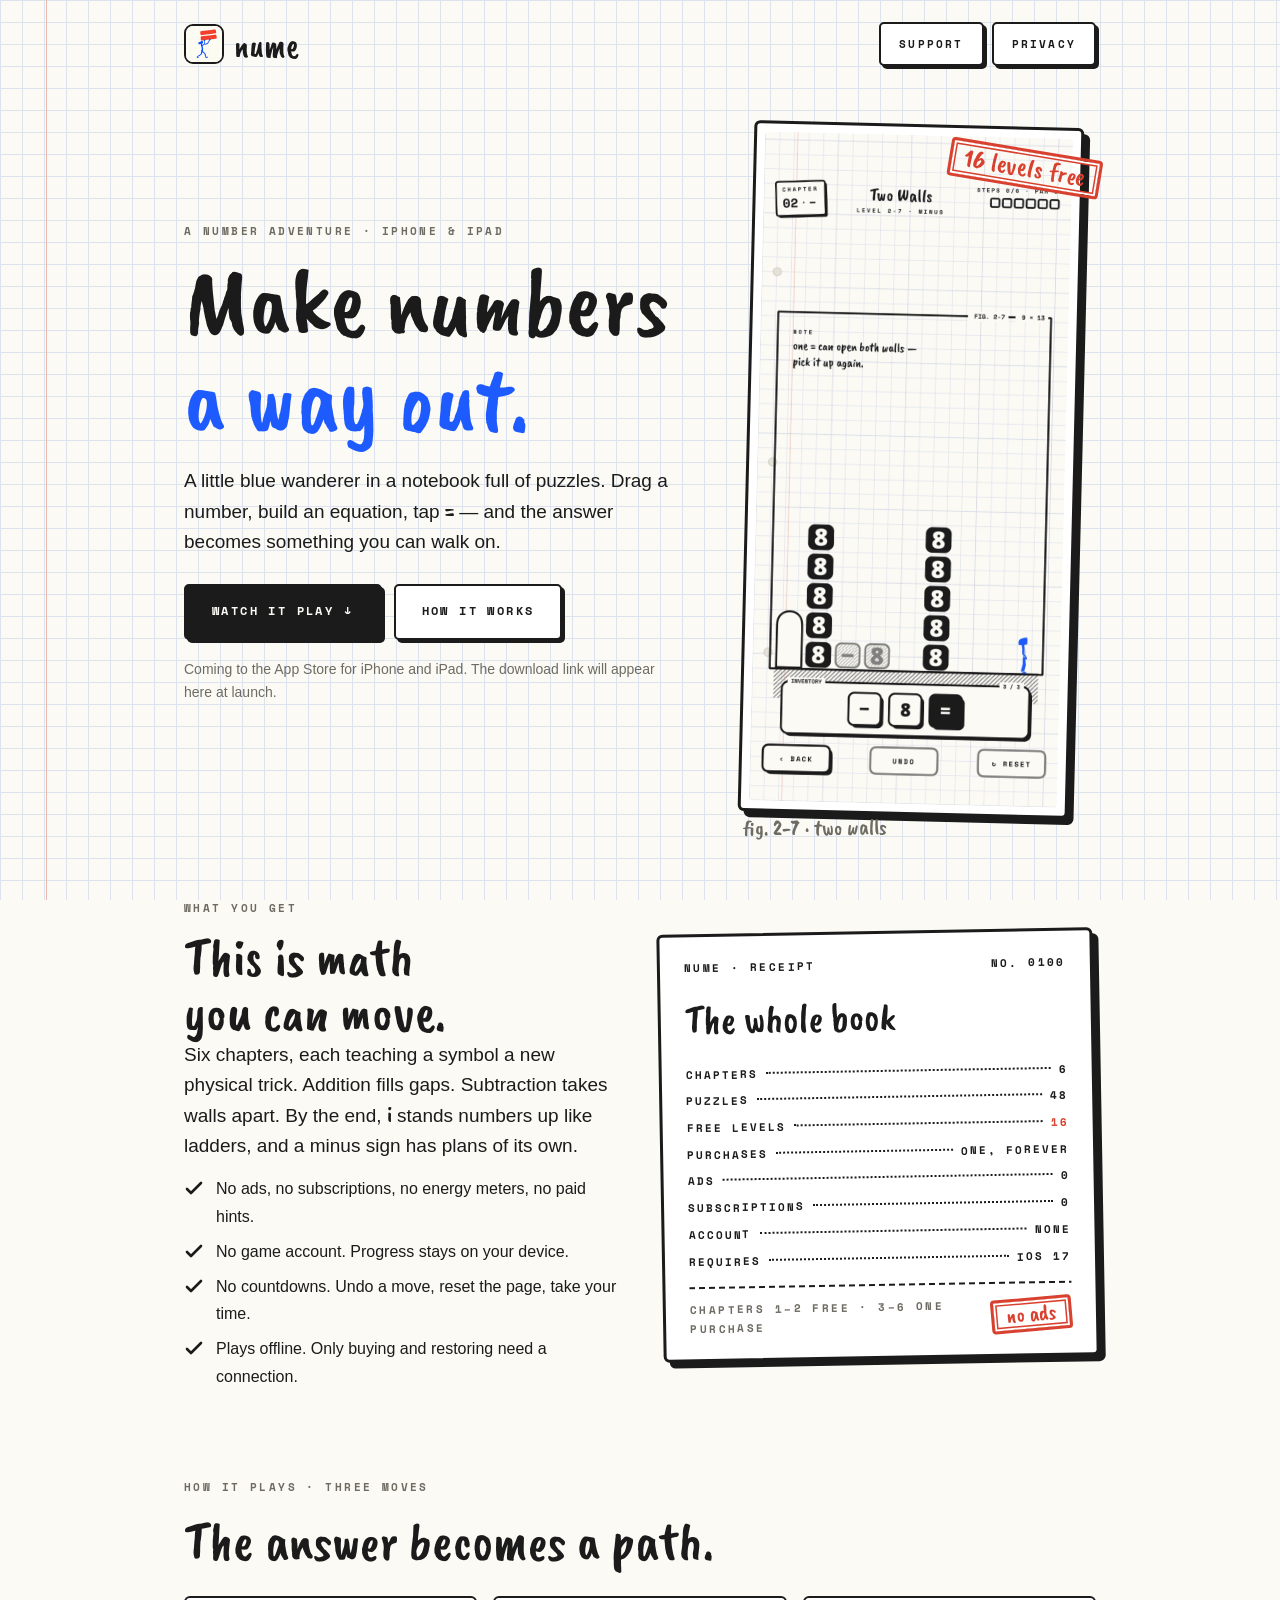
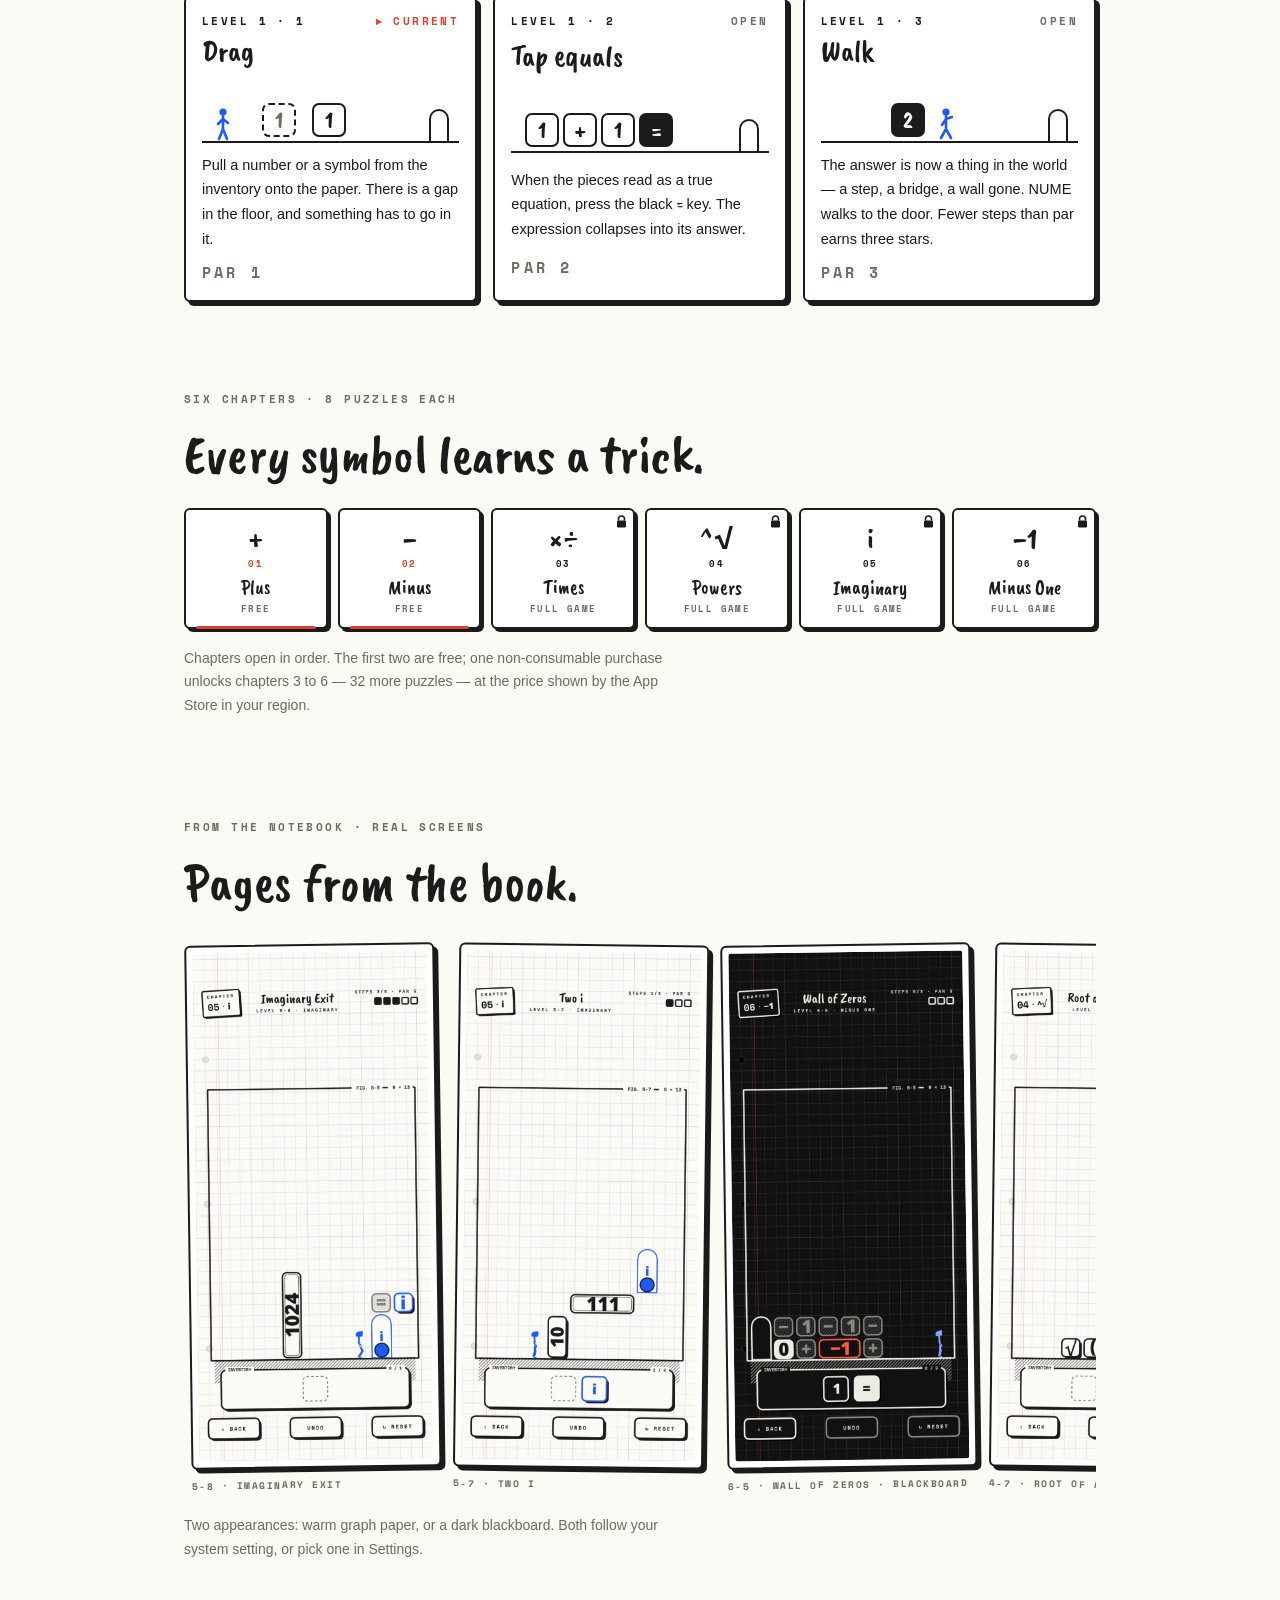
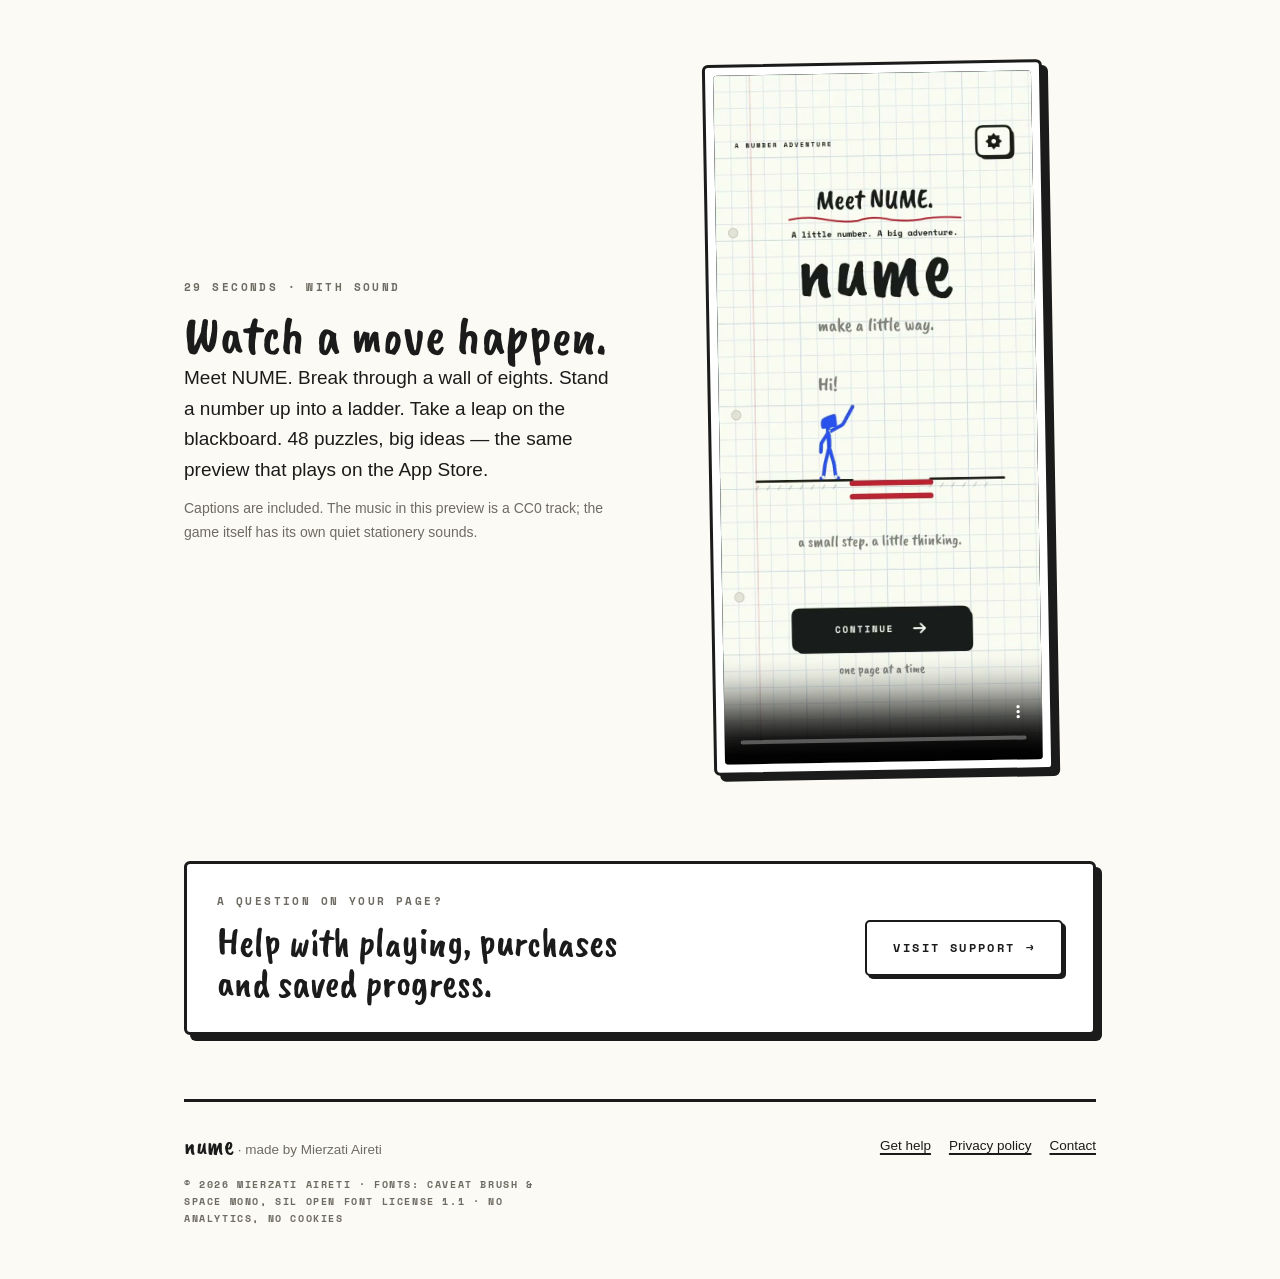
<file: index.html>
<!DOCTYPE html>
<html lang="en">
<head>
<meta charset="utf-8">
<meta name="viewport" content="width=device-width, initial-scale=1">
<title>NUME — Make a little way</title>
<meta name="description" content="NUME is a hand-drawn math puzzle adventure for iPhone and iPad. Move numbers, build an equation, tap equals, and the answer becomes a path. 48 puzzles, 16 free. No ads, no subscriptions.">
<link rel="canonical" href="https://aralem.dev/nume-site/">
<link rel="icon" href="assets/favicon.png" type="image/png">
<link rel="apple-touch-icon" href="assets/apple-touch-icon.png">
<meta property="og:type" content="website">
<meta property="og:title" content="NUME — Make a little way">
<meta property="og:description" content="A hand-drawn math puzzle adventure. Move numbers, build an equation, and the answer becomes a path. 48 puzzles, 16 free.">
<meta property="og:image" content="https://aralem.dev/nume-site/assets/og.jpg">
<meta property="og:url" content="https://aralem.dev/nume-site/">
<meta name="twitter:card" content="summary_large_image">
<meta name="theme-color" content="#FBFAF4" media="(prefers-color-scheme: light)">
<meta name="theme-color" content="#141414" media="(prefers-color-scheme: dark)">
<link rel="preload" href="assets/CaveatBrush-Regular.ttf" as="font" type="font/ttf" crossorigin>
<link rel="stylesheet" href="assets/site.css">
</head>
<body>
<a class="skip" href="#main">Skip to content</a>
<div class="wrap">

<header class="site-header">
  <a class="brand" href="./" aria-label="NUME home"><img src="assets/nume-icon-512.png" alt="" width="40" height="40"><span>nume</span></a>
  <nav aria-label="Main navigation">
    <a class="key" href="support/">Support</a>
    <a class="key" href="privacy/">Privacy</a>
  </nav>
</header>

<main id="main">

<section class="hero" aria-labelledby="hero-title">
  <div>
    <p class="eyebrow">A number adventure · iPhone &amp; iPad</p>
    <h1 id="hero-title">Make numbers<br><span>a way out.</span></h1>
    <p class="lede">A little blue wanderer in a notebook full of puzzles. Drag a number, build an equation, tap <span class="hand" style="font-size:1.25em">=</span> — and the answer becomes something you can walk on.</p>
    <div class="actions">
      <!-- Swap this key for the App Store badge once the app is live: https://apps.apple.com/app/id<APP_ID> -->
      <a class="key solid big" id="store-link" href="#watch">Watch it play <span aria-hidden="true">↓</span></a>
      <a class="key big" href="#how">How it works</a>
    </div>
    <p class="availability mute">Coming to the App Store for iPhone and iPad. The download link will appear here at launch.</p>
  </div>
  <div class="phone">
    <div class="paper"><img src="assets/shots/01-two-walls.jpg" alt="NUME level 2-7, Two Walls: two columns of eights block the way to the door; the inventory holds a minus, an eight and an equals sign." width="720" height="1564" fetchpriority="high"></div>
    <span class="stamp">16 levels free</span>
    <span class="note">fig. 2-7 · two walls</span>
  </div>
</section>

<section aria-labelledby="receipt-title">
  <div class="two">
    <div>
      <p class="eyebrow">What you get</p>
      <h2 id="receipt-title">This is math<br>you can move.</h2>
      <p class="lede">Six chapters, each teaching a symbol a new physical trick. Addition fills gaps. Subtraction takes walls apart. By the end, <span class="hand" style="font-size:1.2em">i</span> stands numbers up like ladders, and a minus sign has plans of its own.</p>
      <ul class="promise" aria-label="What NUME does not have">
        <li><svg viewBox="0 0 20 20" aria-hidden="true"><path d="M3 11l4 4 10-10" fill="none" stroke="currentColor" stroke-width="2.6" stroke-linecap="round" stroke-linejoin="round"/></svg><span>No ads, no subscriptions, no energy meters, no paid hints.</span></li>
        <li><svg viewBox="0 0 20 20" aria-hidden="true"><path d="M3 11l4 4 10-10" fill="none" stroke="currentColor" stroke-width="2.6" stroke-linecap="round" stroke-linejoin="round"/></svg><span>No game account. Progress stays on your device.</span></li>
        <li><svg viewBox="0 0 20 20" aria-hidden="true"><path d="M3 11l4 4 10-10" fill="none" stroke="currentColor" stroke-width="2.6" stroke-linecap="round" stroke-linejoin="round"/></svg><span>No countdowns. Undo a move, reset the page, take your time.</span></li>
        <li><svg viewBox="0 0 20 20" aria-hidden="true"><path d="M3 11l4 4 10-10" fill="none" stroke="currentColor" stroke-width="2.6" stroke-linecap="round" stroke-linejoin="round"/></svg><span>Plays offline. Only buying and restoring need a connection.</span></li>
      </ul>
    </div>
    <div class="paper receipt" role="group" aria-label="NUME at a glance">
      <div class="head"><span class="mono">nume · receipt</span><span class="mono">No. 0100</span></div>
      <div class="title">The whole book</div>
      <dl>
        <div class="row"><dt>chapters</dt><span class="dots"></span><dd>6</dd></div>
        <div class="row"><dt>puzzles</dt><span class="dots"></span><dd>48</dd></div>
        <div class="row red"><dt>free levels</dt><span class="dots"></span><dd>16</dd></div>
        <div class="row"><dt>purchases</dt><span class="dots"></span><dd>one, forever</dd></div>
        <div class="row"><dt>ads</dt><span class="dots"></span><dd>0</dd></div>
        <div class="row"><dt>subscriptions</dt><span class="dots"></span><dd>0</dd></div>
        <div class="row"><dt>account</dt><span class="dots"></span><dd>none</dd></div>
        <div class="row"><dt>requires</dt><span class="dots"></span><dd>iOS 17</dd></div>
      </dl>
      <div class="tear"></div>
      <div class="foot"><span class="mono mute">chapters 1–2 free · 3–6 one purchase</span><span class="stamp" style="font-size:22px">no ads</span></div>
    </div>
  </div>
</section>

<section id="how" aria-labelledby="how-title">
  <div class="section-head">
    <p class="eyebrow">How it plays · three moves</p>
    <h2 id="how-title">The answer becomes a path.</h2>
  </div>
  <div class="levels">
    <article class="level">
      <div class="top"><span class="mono">Level 1 · 1</span><span class="mono current">▸ current</span></div>
      <h3>Drag</h3>
      <div class="board" aria-hidden="true">
        <svg class="figure" style="left:14px" viewBox="0 0 14 34"><g fill="none" stroke="#1E5BFF" stroke-width="2.6" stroke-linecap="round"><circle cx="7" cy="5" r="3.6" fill="#1E5BFF" stroke="none"/><path d="M7 9v13M7 22l-4 10M7 22l4 10M7 12l-5 5M7 12l5 4"/></g></svg>
        <span class="token ghost" style="left:60px">1</span>
        <span class="token" style="left:110px">1</span>
        <span class="door"></span>
      </div>
      <p>Pull a number or a symbol from the inventory onto the paper. There is a gap in the floor, and something has to go in it.</p>
      <p class="par mono">par 1</p>
    </article>
    <article class="level">
      <div class="top"><span class="mono">Level 1 · 2</span><span class="mono mute">open</span></div>
      <h3>Tap equals</h3>
      <div class="board" aria-hidden="true">
        <span class="token" style="left:14px">1</span>
        <span class="token" style="left:52px">+</span>
        <span class="token" style="left:90px">1</span>
        <span class="token dark" style="left:128px">=</span>
        <span class="door"></span>
      </div>
      <p>When the pieces read as a true equation, press the black <span class="hand">=</span> key. The expression collapses into its answer.</p>
      <p class="par mono">par 2</p>
    </article>
    <article class="level">
      <div class="top"><span class="mono">Level 1 · 3</span><span class="mono mute">open</span></div>
      <h3>Walk</h3>
      <div class="board" aria-hidden="true">
        <span class="token dark" style="left:70px">2</span>
        <svg class="figure" style="left:118px" viewBox="0 0 14 34"><g fill="none" stroke="#1E5BFF" stroke-width="2.6" stroke-linecap="round"><circle cx="7" cy="5" r="3.6" fill="#1E5BFF" stroke="none"/><path d="M7 9v13M7 22l-5 9M7 22l5 9M7 12l-4 6M7 12l6-2"/></g></svg>
        <span class="door"></span>
      </div>
      <p>The answer is now a thing in the world — a step, a bridge, a wall gone. NUME walks to the door. Fewer steps than par earns three stars.</p>
      <p class="par mono">par 3</p>
    </article>
  </div>
</section>

<section aria-labelledby="chapters-title">
  <div class="section-head">
    <p class="eyebrow">Six chapters · 8 puzzles each</p>
    <h2 id="chapters-title">Every symbol learns a trick.</h2>
  </div>
  <div class="chapters">
    <div class="chapter free"><span class="glyph">+</span><span class="num">01</span><span class="name">Plus</span><span class="tag">free</span></div>
    <div class="chapter free"><span class="glyph">−</span><span class="num">02</span><span class="name">Minus</span><span class="tag">free</span></div>
    <div class="chapter"><svg class="lock" viewBox="0 0 11 13" aria-hidden="true"><path d="M2.5 5.5V4a3 3 0 0 1 6 0v1.5" fill="none" stroke="currentColor" stroke-width="1.6"/><rect x="1" y="5.5" width="9" height="7" rx="1.2" fill="currentColor"/></svg><span class="glyph">×÷</span><span class="num">03</span><span class="name">Times</span><span class="tag">full game</span></div>
    <div class="chapter"><svg class="lock" viewBox="0 0 11 13" aria-hidden="true"><path d="M2.5 5.5V4a3 3 0 0 1 6 0v1.5" fill="none" stroke="currentColor" stroke-width="1.6"/><rect x="1" y="5.5" width="9" height="7" rx="1.2" fill="currentColor"/></svg><span class="glyph">^√</span><span class="num">04</span><span class="name">Powers</span><span class="tag">full game</span></div>
    <div class="chapter"><svg class="lock" viewBox="0 0 11 13" aria-hidden="true"><path d="M2.5 5.5V4a3 3 0 0 1 6 0v1.5" fill="none" stroke="currentColor" stroke-width="1.6"/><rect x="1" y="5.5" width="9" height="7" rx="1.2" fill="currentColor"/></svg><span class="glyph">i</span><span class="num">05</span><span class="name">Imaginary</span><span class="tag">full game</span></div>
    <div class="chapter"><svg class="lock" viewBox="0 0 11 13" aria-hidden="true"><path d="M2.5 5.5V4a3 3 0 0 1 6 0v1.5" fill="none" stroke="currentColor" stroke-width="1.6"/><rect x="1" y="5.5" width="9" height="7" rx="1.2" fill="currentColor"/></svg><span class="glyph">−1</span><span class="num">06</span><span class="name">Minus One</span><span class="tag">full game</span></div>
  </div>
  <p class="mute" style="margin-top:18px;font-size:14px">Chapters open in order. The first two are free; one non-consumable purchase unlocks chapters 3 to 6 — 32 more puzzles — at the price shown by the App Store in your region.</p>
</section>

<section aria-labelledby="gallery-title">
  <div class="section-head">
    <p class="eyebrow">From the notebook · real screens</p>
    <h2 id="gallery-title">Pages from the book.</h2>
  </div>
  <div class="gallery" role="list">
    <figure role="listitem"><div class="paper thin"><img src="assets/shots/02-imaginary-exit.jpg" alt="Imaginary Exit: a number ladder stands upright beside NUME after i was dragged onto it." width="720" height="1564" loading="lazy"></div><figcaption>5-8 · Imaginary Exit</figcaption></figure>
    <figure role="listitem"><div class="paper thin"><img src="assets/shots/03-two-i.jpg" alt="Two i: the first of two ladders is standing; the second still lies flat." width="720" height="1564" loading="lazy"></div><figcaption>5-7 · Two i</figcaption></figure>
    <figure role="listitem"><div class="paper thin"><img src="assets/shots/04-wall-of-zeros.jpg" alt="Wall of Zeros in the blackboard appearance: white chalk lines on black paper, a wall of zeros in front of the door." width="720" height="1564" loading="lazy"></div><figcaption>6-5 · Wall of Zeros · blackboard</figcaption></figure>
    <figure role="listitem"><div class="paper thin"><img src="assets/shots/05-root-of-a-square.jpg" alt="Root of a Square: a compound expression with a square root has been assembled on the board." width="720" height="1564" loading="lazy"></div><figcaption>4-7 · Root of a Square</figcaption></figure>
    <figure role="listitem"><div class="paper thin"><img src="assets/shots/01-two-walls.jpg" alt="Two Walls: the opening state with both barriers of eights." width="720" height="1564" loading="lazy"></div><figcaption>2-7 · Two Walls</figcaption></figure>
  </div>
  <p class="mute" style="font-size:14px">Two appearances: warm graph paper, or a dark blackboard. Both follow your system setting, or pick one in Settings.</p>
</section>

<section class="watch" id="watch" aria-labelledby="watch-title">
  <div class="two">
    <div>
      <p class="eyebrow">29 seconds · with sound</p>
      <h2 id="watch-title">Watch a move happen.</h2>
      <p class="lede">Meet NUME. Break through a wall of eights. Stand a number up into a ladder. Take a leap on the blackboard. 48 puzzles, big ideas — the same preview that plays on the App Store.</p>
      <p class="mute" style="font-size:14px">Captions are included. The music in this preview is a CC0 track; the game itself has its own quiet stationery sounds.</p>
    </div>
    <div class="paper">
      <video controls playsinline preload="none" poster="assets/video-poster.jpg" aria-label="29-second NUME gameplay preview with background music and on-screen captions">
        <source src="assets/nume-preview.mp4" type="video/mp4">
        <track kind="captions" src="assets/preview-en.vtt" srclang="en" label="English descriptions">
        <p>Your browser cannot play this video. <a href="assets/nume-preview.mp4">Download the gameplay preview</a>.</p>
      </video>
    </div>
  </div>
</section>

<section aria-labelledby="help-title">
  <div class="paper strip">
    <div>
      <p class="eyebrow">A question on your page?</p>
      <h2 id="help-title">Help with playing, purchases and saved progress.</h2>
    </div>
    <a class="key big" href="support/">Visit support <span aria-hidden="true">→</span></a>
  </div>
</section>

</main>

<footer class="site-footer">
  <div><span class="sig">nume</span> <span class="mute">· made by Mierzati Aireti</span></div>
  <nav aria-label="Footer">
    <a href="support/">Get help</a>
    <a href="privacy/">Privacy policy</a>
    <a href="mailto:support@aralem.dev">Contact</a>
  </nav>
  <p class="copyright">© 2026 Mierzati Aireti · fonts: Caveat Brush &amp; Space Mono, SIL Open Font License 1.1 · no analytics, no cookies</p>
</footer>

</div>
</body>
</html>
</file>
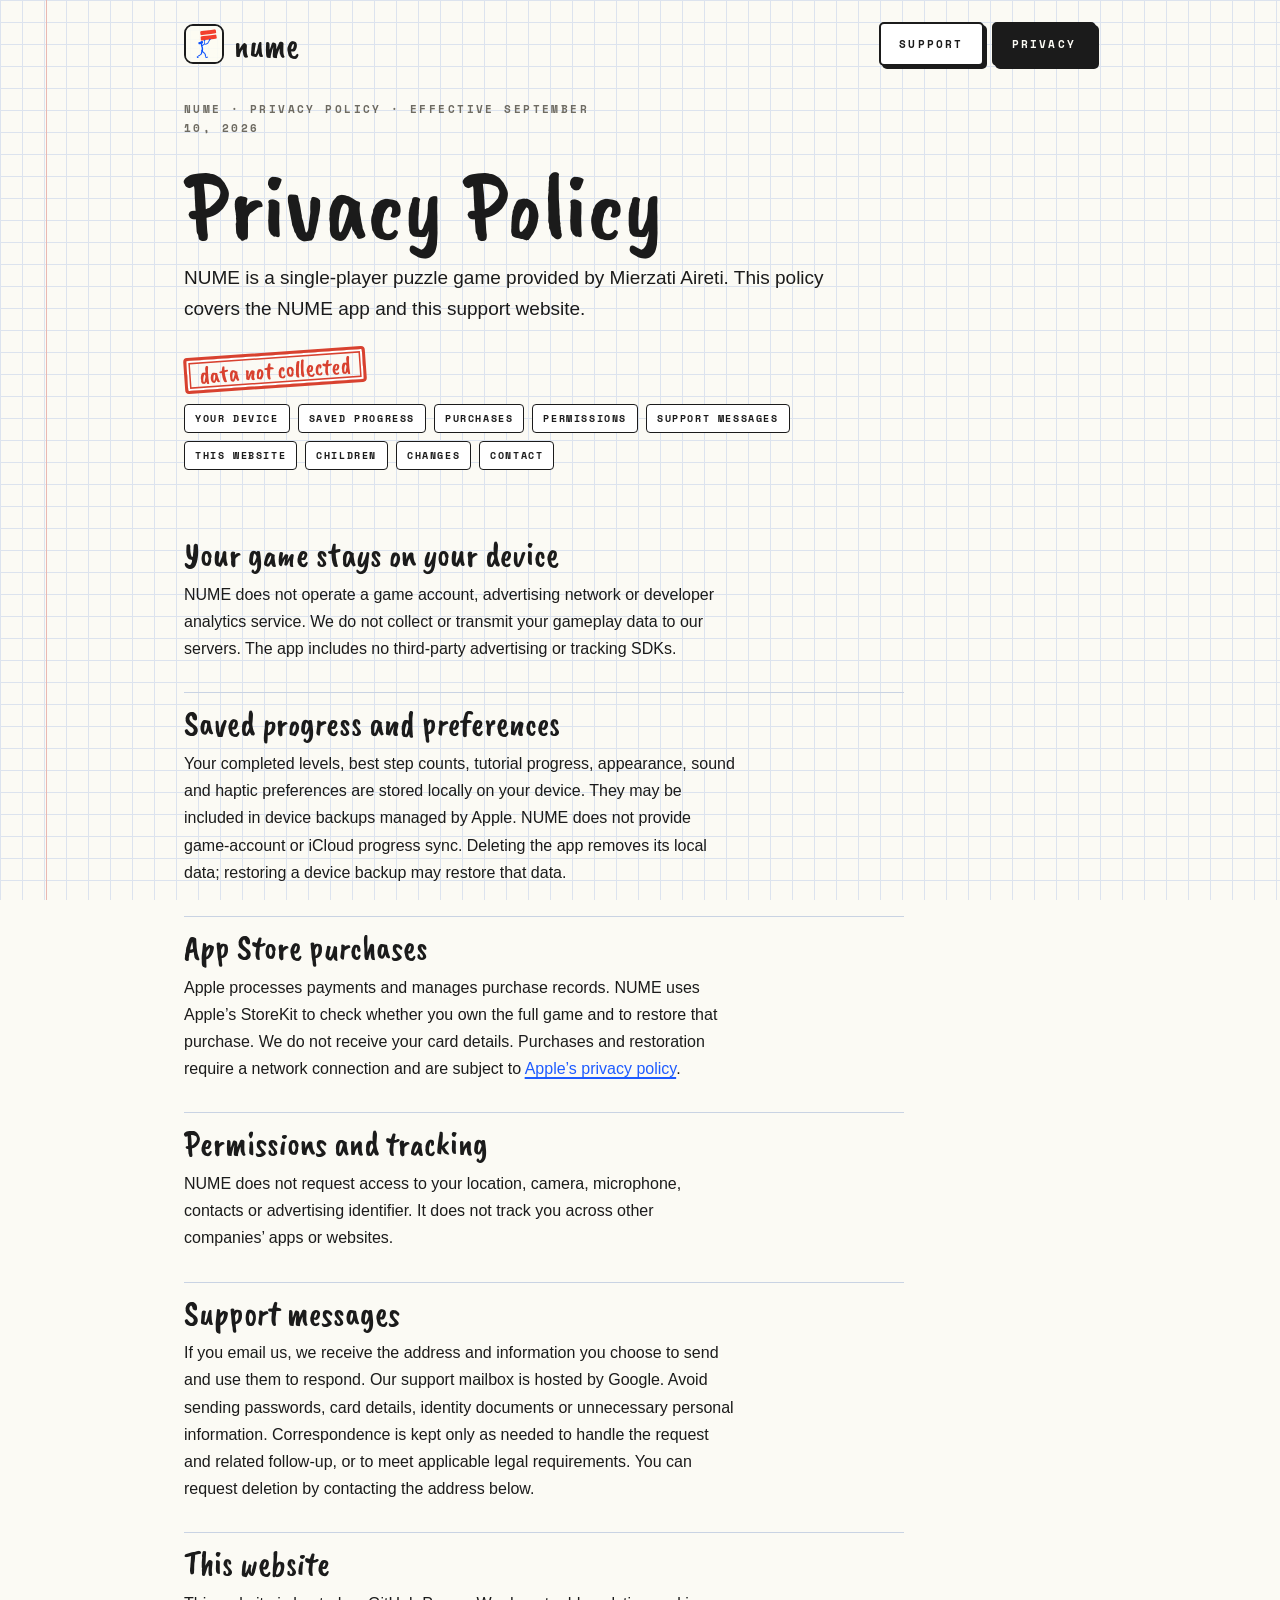
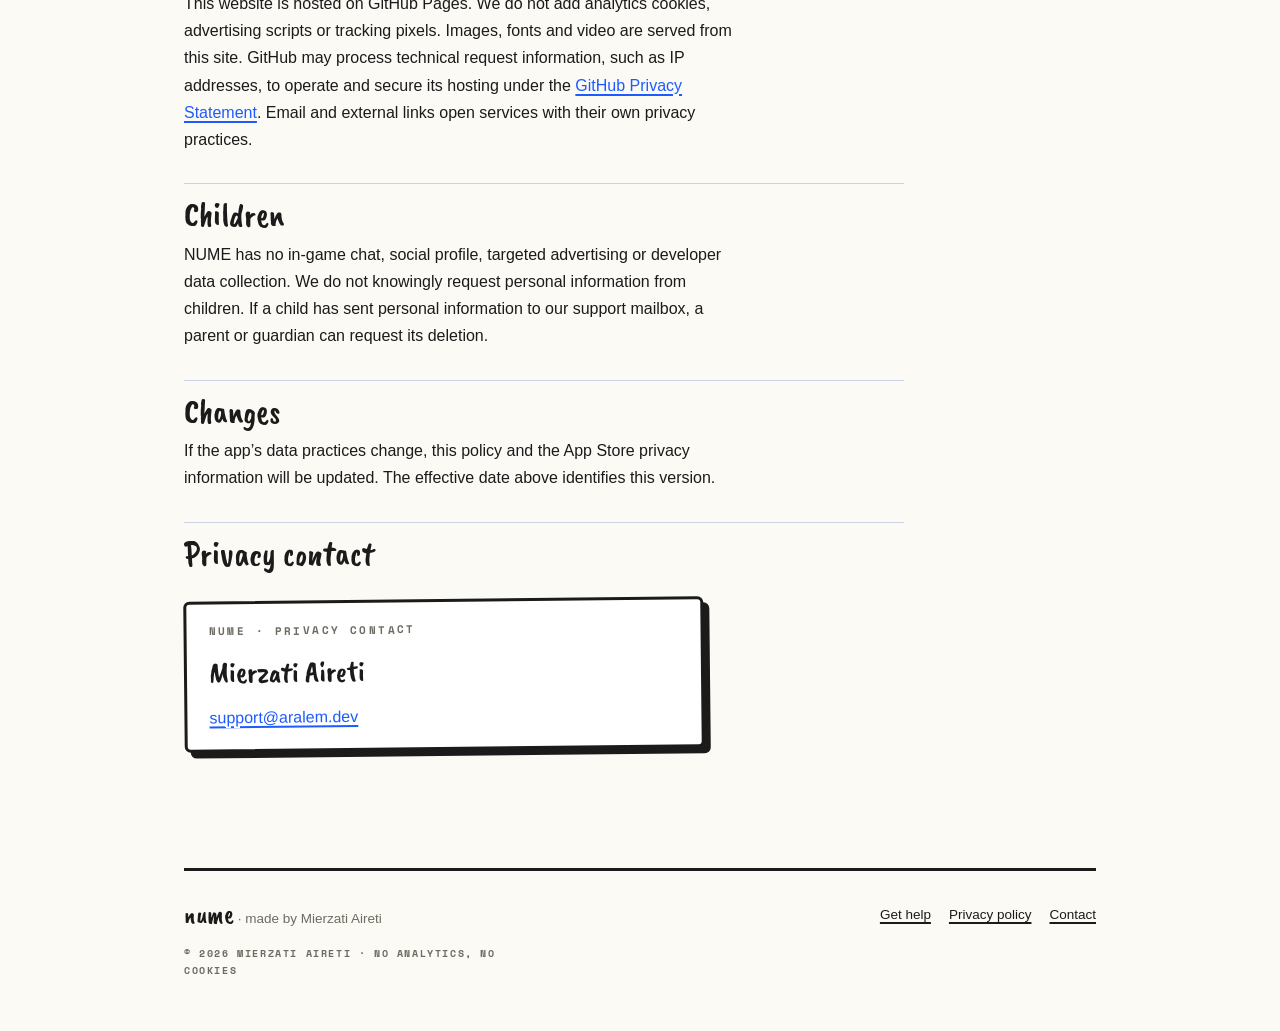
<file: privacy/index.html>
<!DOCTYPE html>
<html lang="en">
<head>
<meta charset="utf-8">
<meta name="viewport" content="width=device-width, initial-scale=1">
<title>Privacy Policy · NUME</title>
<meta name="description" content="NUME privacy policy. The game keeps your progress on your device, has no accounts, ads, analytics or tracking, and uses Apple’s StoreKit for the full-game purchase.">
<link rel="canonical" href="https://aralem.dev/nume-site/privacy/">
<link rel="icon" href="../assets/favicon.png" type="image/png">
<link rel="apple-touch-icon" href="../assets/apple-touch-icon.png">
<meta property="og:type" content="website">
<meta property="og:title" content="Privacy Policy · NUME">
<meta property="og:description" content="NUME keeps your progress on your device. No accounts, ads, analytics or tracking.">
<meta property="og:image" content="https://aralem.dev/nume-site/assets/og.jpg">
<meta name="theme-color" content="#FBFAF4" media="(prefers-color-scheme: light)">
<meta name="theme-color" content="#141414" media="(prefers-color-scheme: dark)">
<link rel="stylesheet" href="../assets/site.css">
</head>
<body>
<a class="skip" href="#main">Skip to content</a>
<div class="wrap">

<header class="site-header">
  <a class="brand" href="../" aria-label="NUME home"><img src="../assets/nume-icon-512.png" alt="" width="40" height="40"><span>nume</span></a>
  <nav aria-label="Main navigation">
    <a class="key" href="../support/">Support</a>
    <a class="key solid" href="./" aria-current="page">Privacy</a>
  </nav>
</header>

<main id="main" class="doc">
<header>
  <p class="eyebrow">nume · privacy policy · effective September 10, 2026</p>
  <h1>Privacy Policy</h1>
  <p class="lede">NUME is a single-player puzzle game provided by Mierzati Aireti. This policy covers the NUME app and this support website.</p>
  <span class="stamp">data not collected</span>
  <nav class="toc" aria-label="On this page">
    <a href="#device">Your device</a><a href="#progress">Saved progress</a><a href="#purchases">Purchases</a><a href="#permissions">Permissions</a><a href="#support">Support messages</a><a href="#website">This website</a><a href="#children">Children</a><a href="#changes">Changes</a><a href="#contact">Contact</a>
  </nav>
</header>

<article id="device">
  <h2>Your game stays on your device</h2>
  <p>NUME does not operate a game account, advertising network or developer analytics service. We do not collect or transmit your gameplay data to our servers. The app includes no third-party advertising or tracking SDKs.</p>
</article>

<article id="progress">
  <h2>Saved progress and preferences</h2>
  <p>Your completed levels, best step counts, tutorial progress, appearance, sound and haptic preferences are stored locally on your device. They may be included in device backups managed by Apple. NUME does not provide game-account or iCloud progress sync. Deleting the app removes its local data; restoring a device backup may restore that data.</p>
</article>

<article id="purchases">
  <h2>App Store purchases</h2>
  <p>Apple processes payments and manages purchase records. NUME uses Apple’s StoreKit to check whether you own the full game and to restore that purchase. We do not receive your card details. Purchases and restoration require a network connection and are subject to <a href="https://www.apple.com/legal/privacy/" rel="noopener">Apple’s privacy policy</a>.</p>
</article>

<article id="permissions">
  <h2>Permissions and tracking</h2>
  <p>NUME does not request access to your location, camera, microphone, contacts or advertising identifier. It does not track you across other companies’ apps or websites.</p>
</article>

<article id="support">
  <h2>Support messages</h2>
  <p>If you email us, we receive the address and information you choose to send and use them to respond. Our support mailbox is hosted by Google. Avoid sending passwords, card details, identity documents or unnecessary personal information. Correspondence is kept only as needed to handle the request and related follow-up, or to meet applicable legal requirements. You can request deletion by contacting the address below.</p>
</article>

<article id="website">
  <h2>This website</h2>
  <p>This website is hosted on GitHub Pages. We do not add analytics cookies, advertising scripts or tracking pixels. Images, fonts and video are served from this site. GitHub may process technical request information, such as IP addresses, to operate and secure its hosting under the <a href="https://docs.github.com/en/site-policy/privacy-policies/github-general-privacy-statement" rel="noopener">GitHub Privacy Statement</a>. Email and external links open services with their own privacy practices.</p>
</article>

<article id="children">
  <h2>Children</h2>
  <p>NUME has no in-game chat, social profile, targeted advertising or developer data collection. We do not knowingly request personal information from children. If a child has sent personal information to our support mailbox, a parent or guardian can request its deletion.</p>
</article>

<article id="changes">
  <h2>Changes</h2>
  <p>If the app’s data practices change, this policy and the App Store privacy information will be updated. The effective date above identifies this version.</p>
</article>

<article id="contact">
  <h2>Privacy contact</h2>
  <div class="paper contact">
    <span class="mono mute">nume · privacy contact</span>
    <span class="who">Mierzati Aireti</span>
    <a href="mailto:support@aralem.dev?subject=NUME%20privacy">support@aralem.dev</a>
  </div>
</article>
</main>

<footer class="site-footer">
  <div><span class="sig">nume</span> <span class="mute">· made by Mierzati Aireti</span></div>
  <nav aria-label="Footer">
    <a href="../support/">Get help</a>
    <a href="./">Privacy policy</a>
    <a href="mailto:support@aralem.dev">Contact</a>
  </nav>
  <p class="copyright">© 2026 Mierzati Aireti · no analytics, no cookies</p>
</footer>

</div>
</body>
</html>
</file>
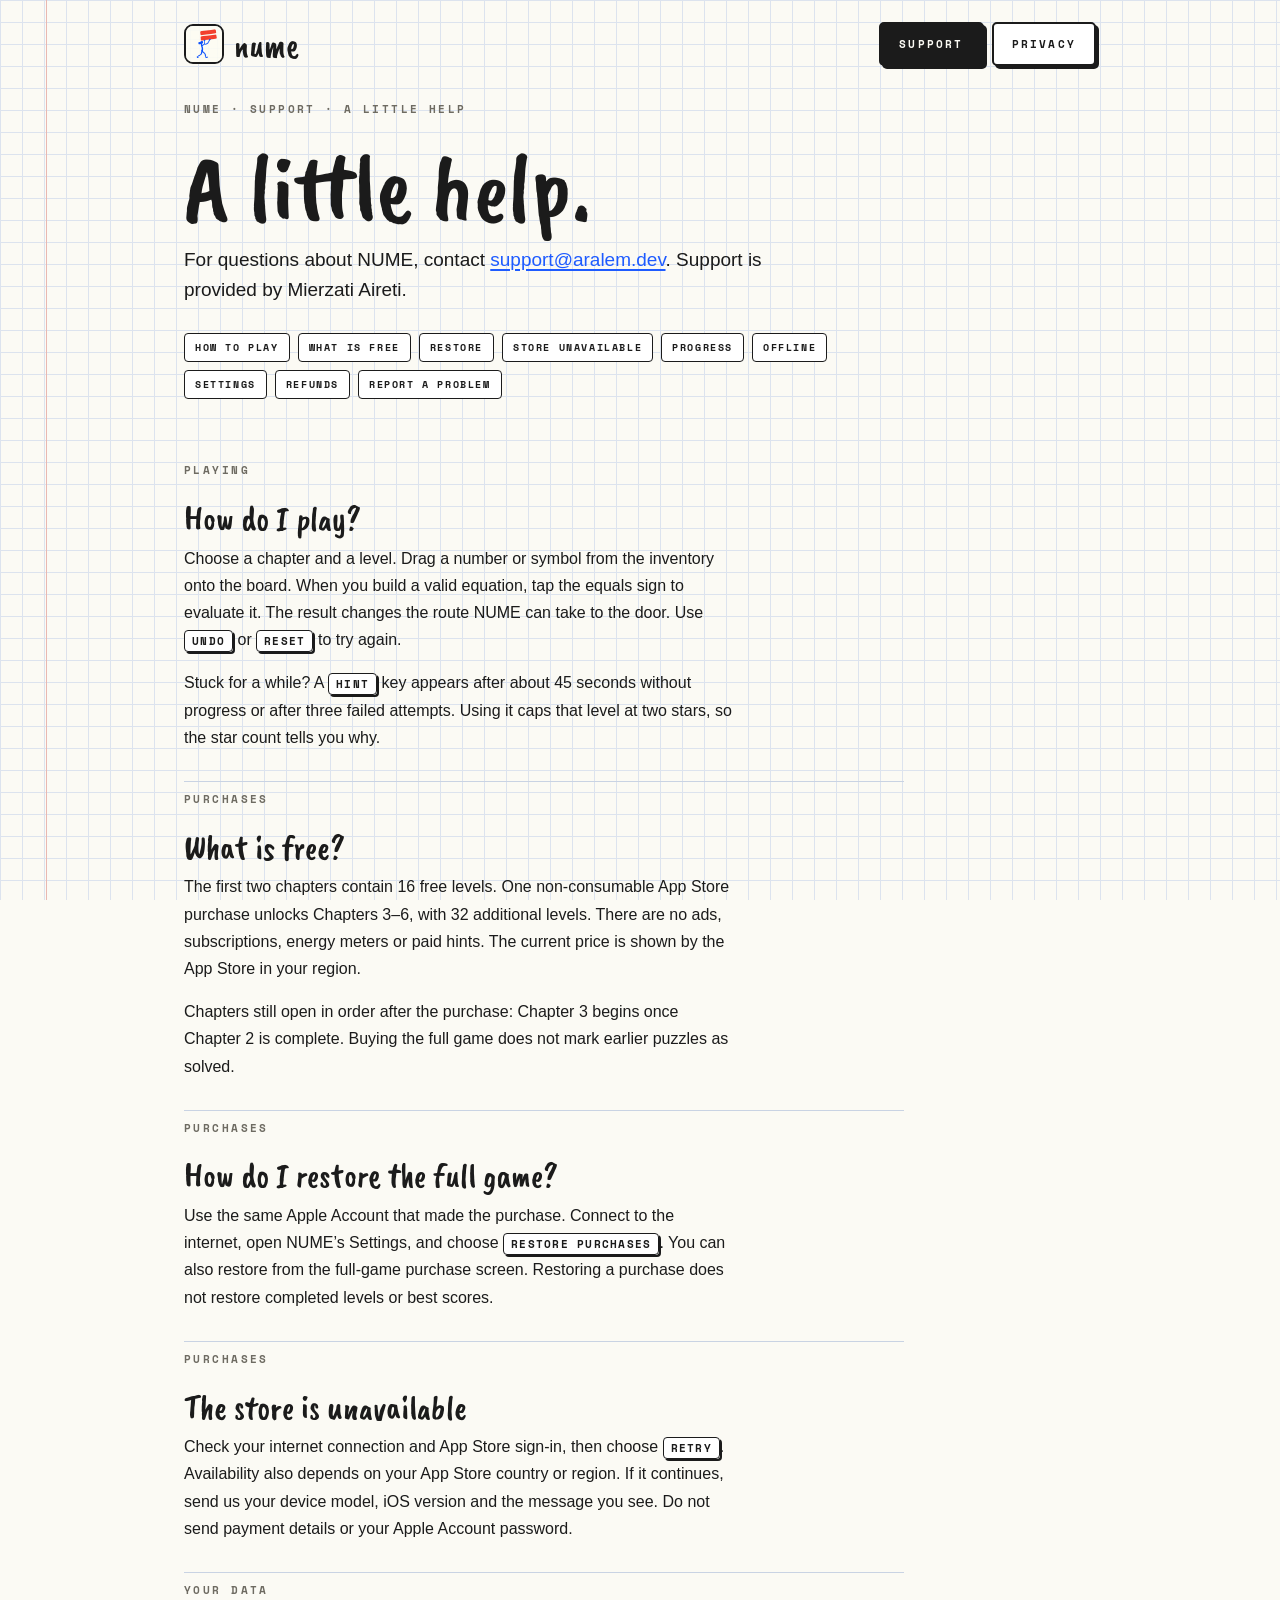
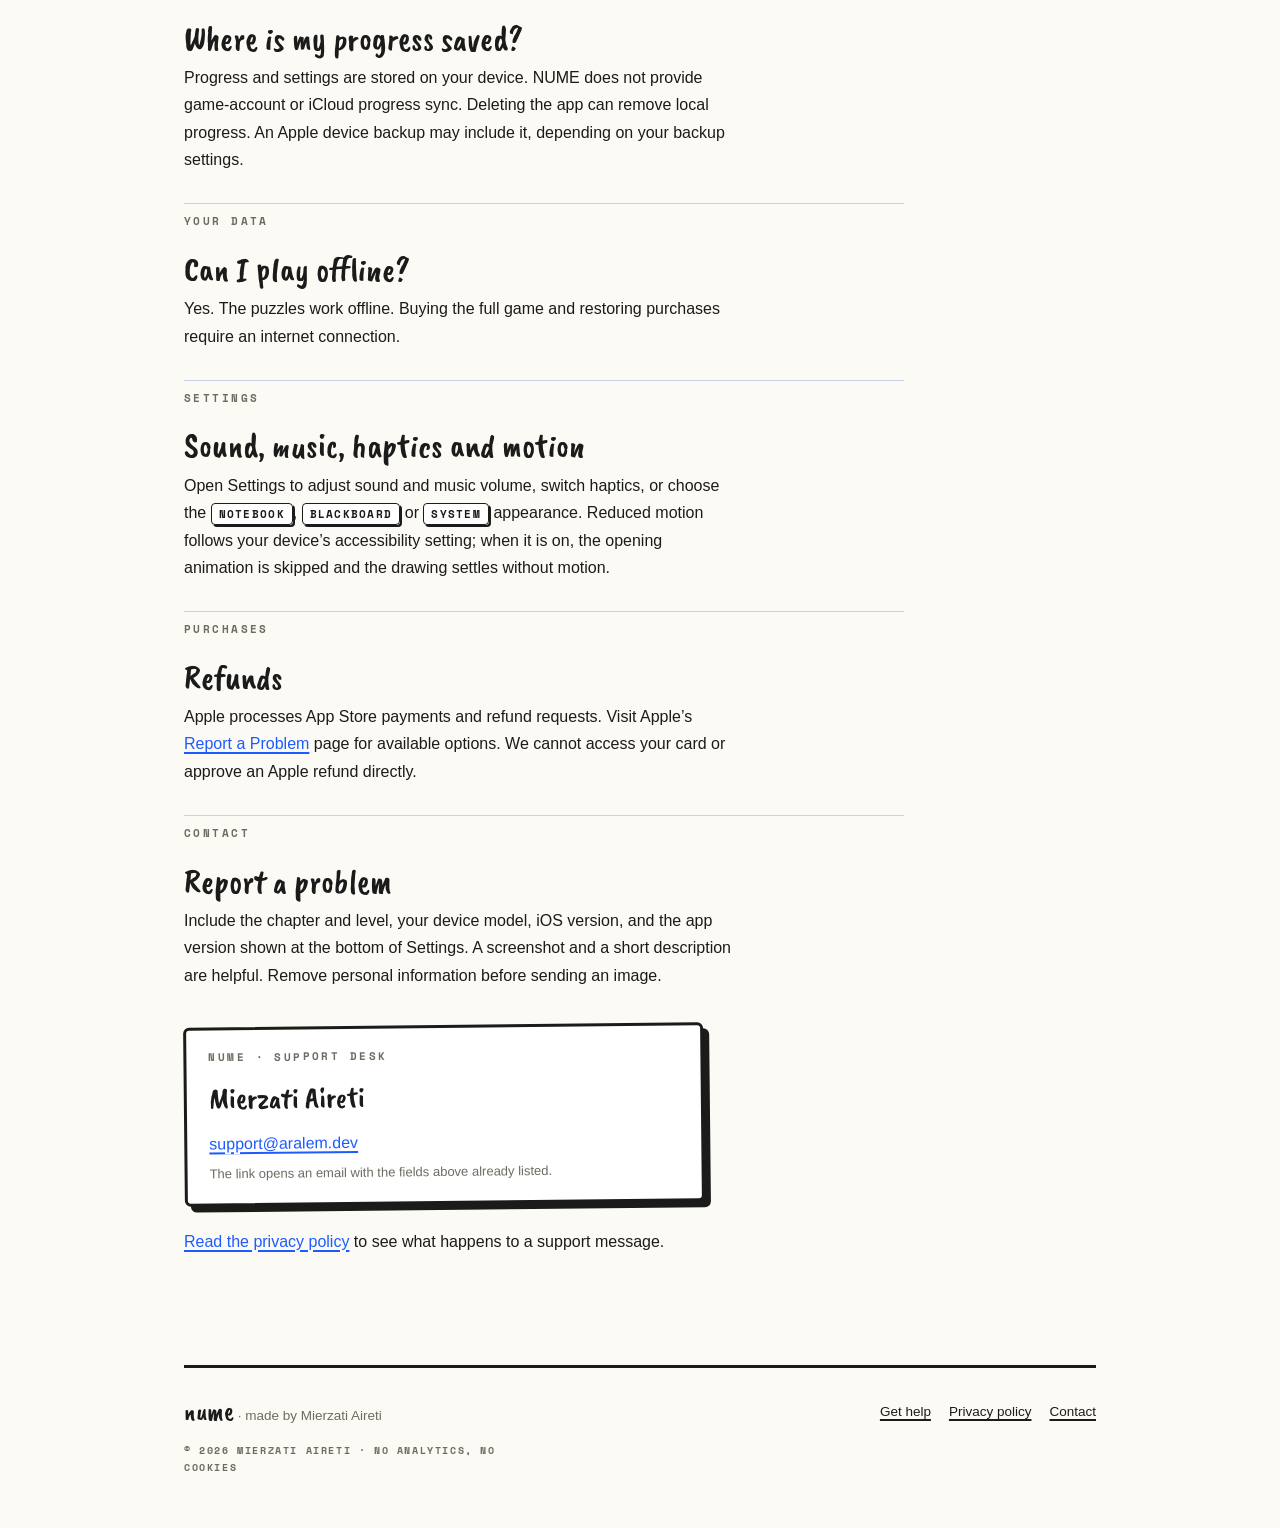
<file: support/index.html>
<!DOCTYPE html>
<html lang="en">
<head>
<meta charset="utf-8">
<meta name="viewport" content="width=device-width, initial-scale=1">
<title>Support · NUME</title>
<meta name="description" content="Help with playing NUME, the full-game purchase, restoring purchases, saved progress, refunds and reporting a problem.">
<link rel="canonical" href="https://aralem.dev/nume-site/support/">
<link rel="icon" href="../assets/favicon.png" type="image/png">
<link rel="apple-touch-icon" href="../assets/apple-touch-icon.png">
<meta property="og:type" content="website">
<meta property="og:title" content="Support · NUME">
<meta property="og:description" content="Help with playing NUME, purchases, restoring, saved progress and refunds.">
<meta property="og:image" content="https://aralem.dev/nume-site/assets/og.jpg">
<meta name="theme-color" content="#FBFAF4" media="(prefers-color-scheme: light)">
<meta name="theme-color" content="#141414" media="(prefers-color-scheme: dark)">
<link rel="stylesheet" href="../assets/site.css">
</head>
<body>
<a class="skip" href="#main">Skip to content</a>
<div class="wrap">

<header class="site-header">
  <a class="brand" href="../" aria-label="NUME home"><img src="../assets/nume-icon-512.png" alt="" width="40" height="40"><span>nume</span></a>
  <nav aria-label="Main navigation">
    <a class="key solid" href="./" aria-current="page">Support</a>
    <a class="key" href="../privacy/">Privacy</a>
  </nav>
</header>

<main id="main" class="doc">
<header>
  <p class="eyebrow">nume · support · a little help</p>
  <h1>A little help.</h1>
  <p class="lede">For questions about NUME, contact <a href="mailto:support@aralem.dev?subject=NUME%20support">support@aralem.dev</a>. Support is provided by Mierzati Aireti.</p>
  <nav class="toc" aria-label="On this page">
    <a href="#play">How to play</a><a href="#free">What is free</a><a href="#restore">Restore</a><a href="#unavailable">Store unavailable</a><a href="#progress">Progress</a><a href="#offline">Offline</a><a href="#settings">Settings</a><a href="#refunds">Refunds</a><a href="#report">Report a problem</a>
  </nav>
</header>

<article id="play">
  <p class="eyebrow">Playing</p>
  <h2>How do I play?</h2>
  <p>Choose a chapter and a level. Drag a number or symbol from the inventory onto the board. When you build a valid equation, tap the equals sign to evaluate it. The result changes the route NUME can take to the door. Use <kbd>Undo</kbd> or <kbd>Reset</kbd> to try again.</p>
  <p>Stuck for a while? A <kbd>Hint</kbd> key appears after about 45 seconds without progress or after three failed attempts. Using it caps that level at two stars, so the star count tells you why.</p>
</article>

<article id="free">
  <p class="eyebrow">Purchases</p>
  <h2>What is free?</h2>
  <p>The first two chapters contain 16 free levels. One non-consumable App Store purchase unlocks Chapters 3–6, with 32 additional levels. There are no ads, subscriptions, energy meters or paid hints. The current price is shown by the App Store in your region.</p>
  <p>Chapters still open in order after the purchase: Chapter 3 begins once Chapter 2 is complete. Buying the full game does not mark earlier puzzles as solved.</p>
</article>

<article id="restore">
  <p class="eyebrow">Purchases</p>
  <h2>How do I restore the full game?</h2>
  <p>Use the same Apple Account that made the purchase. Connect to the internet, open NUME’s Settings, and choose <kbd>Restore purchases</kbd>. You can also restore from the full-game purchase screen. Restoring a purchase does not restore completed levels or best scores.</p>
</article>

<article id="unavailable">
  <p class="eyebrow">Purchases</p>
  <h2>The store is unavailable</h2>
  <p>Check your internet connection and App Store sign-in, then choose <kbd>Retry</kbd>. Availability also depends on your App Store country or region. If it continues, send us your device model, iOS version and the message you see. Do not send payment details or your Apple Account password.</p>
</article>

<article id="progress">
  <p class="eyebrow">Your data</p>
  <h2>Where is my progress saved?</h2>
  <p>Progress and settings are stored on your device. NUME does not provide game-account or iCloud progress sync. Deleting the app can remove local progress. An Apple device backup may include it, depending on your backup settings.</p>
</article>

<article id="offline">
  <p class="eyebrow">Your data</p>
  <h2>Can I play offline?</h2>
  <p>Yes. The puzzles work offline. Buying the full game and restoring purchases require an internet connection.</p>
</article>

<article id="settings">
  <p class="eyebrow">Settings</p>
  <h2>Sound, music, haptics and motion</h2>
  <p>Open Settings to adjust sound and music volume, switch haptics, or choose the <kbd>Notebook</kbd>, <kbd>Blackboard</kbd> or <kbd>System</kbd> appearance. Reduced motion follows your device’s accessibility setting; when it is on, the opening animation is skipped and the drawing settles without motion.</p>
</article>

<article id="refunds">
  <p class="eyebrow">Purchases</p>
  <h2>Refunds</h2>
  <p>Apple processes App Store payments and refund requests. Visit Apple’s <a href="https://reportaproblem.apple.com/" rel="noopener">Report a Problem</a> page for available options. We cannot access your card or approve an Apple refund directly.</p>
</article>

<article id="report">
  <p class="eyebrow">Contact</p>
  <h2>Report a problem</h2>
  <p>Include the chapter and level, your device model, iOS version, and the app version shown at the bottom of Settings. A screenshot and a short description are helpful. Remove personal information before sending an image.</p>
  <div class="paper contact">
    <span class="mono mute">nume · support desk</span>
    <span class="who">Mierzati Aireti</span>
    <a href="mailto:support@aralem.dev?subject=NUME%20problem%20report&amp;body=Chapter%20and%20level%3A%20%0ADevice%3A%20%0AiOS%20version%3A%20%0AApp%20version%20(Settings)%3A%20%0AWhat%20happened%3A%20">support@aralem.dev</a>
    <span class="mute" style="font-size:13px">The link opens an email with the fields above already listed.</span>
  </div>
  <p><a href="../privacy/">Read the privacy policy</a> to see what happens to a support message.</p>
</article>
</main>

<footer class="site-footer">
  <div><span class="sig">nume</span> <span class="mute">· made by Mierzati Aireti</span></div>
  <nav aria-label="Footer">
    <a href="./">Get help</a>
    <a href="../privacy/">Privacy policy</a>
    <a href="mailto:support@aralem.dev">Contact</a>
  </nav>
  <p class="copyright">© 2026 Mierzati Aireti · no analytics, no cookies</p>
</footer>

</div>
</body>
</html>
</file>
<file: assets/site.css>
/* NUME official site — the notebook, in CSS.
   Fonts are served from this site (see the privacy policy); nothing loads from third parties. */

@font-face { font-family: "Caveat Brush"; src: url("CaveatBrush-Regular.ttf") format("truetype"); font-weight: 400; font-display: swap; }
@font-face { font-family: "Space Mono"; src: url("SpaceMono-Bold.ttf") format("truetype"); font-weight: 700; font-display: swap; }

:root {
  --paper: #FBFAF4; --ink: #1B1B1B; --mute: #6E6B62; --panel: #FFFFFF; --soft: #F1F0E8;
  --grid: #DCE3EE; --grid2: #C9D3E3; --margin: #E9B8B1;
  --red: #D8412F; --blue: #1E5BFF; --shadow: #1B1B1B;
  --hand: "Caveat Brush", "Comic Sans MS", cursive;
  --mono: "Space Mono", "SF Mono", Menlo, Consolas, monospace;
  --body: -apple-system, BlinkMacSystemFont, "Helvetica Neue", Helvetica, Arial, "Noto Sans", sans-serif;
  color-scheme: light dark;
}
@media (prefers-color-scheme: dark) {
  :root:not([data-theme="light"]) {
    --paper: #141414; --ink: #EDEBE2; --mute: #9B978C; --panel: #1C1C1E; --soft: #232326;
    --grid: #26262A; --grid2: #35353B; --margin: #4A2A28;
    --red: #FF5A45; --blue: #7FA6FF; --shadow: #EDEBE2;
  }
}
:root[data-theme="dark"] {
  --paper: #141414; --ink: #EDEBE2; --mute: #9B978C; --panel: #1C1C1E; --soft: #232326;
  --grid: #26262A; --grid2: #35353B; --margin: #4A2A28;
  --red: #FF5A45; --blue: #7FA6FF; --shadow: #EDEBE2;
}

* { box-sizing: border-box; }
html { -webkit-text-size-adjust: 100%; }
body {
  margin: 0; background: var(--paper); color: var(--ink);
  font-family: var(--body); font-size: 16px; line-height: 1.7;
  background-image:
    linear-gradient(90deg, transparent 0, transparent 46px, var(--margin) 46px, var(--margin) 47px, transparent 47px),
    linear-gradient(var(--grid) 1px, transparent 1px),
    linear-gradient(90deg, var(--grid) 1px, transparent 1px);
  background-size: 100% 100%, 22px 22px, 22px 22px;
  background-attachment: fixed;
}
img, video { max-width: 100%; height: auto; display: block; }
a { color: var(--blue); text-decoration-thickness: 1.5px; text-underline-offset: 3px; }
a:focus-visible, button:focus-visible { outline: 3px solid var(--blue); outline-offset: 3px; }
.skip { position: absolute; left: -999px; top: 8px; background: var(--ink); color: var(--paper); padding: 6px 12px; font-family: var(--mono); font-size: 12px; }
.skip:focus { left: 12px; z-index: 10; }

.wrap { max-width: 960px; margin: 0 auto; padding: 0 24px; }

/* typography roles — the app's three voices */
.hand { font-family: var(--hand); font-weight: 400; line-height: 1; }
.mono, .eyebrow { font-family: var(--mono); font-weight: 700; font-size: 11px; letter-spacing: .22em; text-transform: uppercase; }
.eyebrow { color: var(--mute); }
h1, h2, h3 { font-family: var(--hand); font-weight: 400; line-height: 1.02; margin: 0; text-wrap: balance; }
h1 { font-size: clamp(56px, 9vw, 96px); }
h2 { font-size: clamp(38px, 5.4vw, 54px); }
h3 { font-size: 30px; }
p { margin: 0 0 12px; max-width: 62ch; }
.lede { font-size: 19px; line-height: 1.6; }
.mute { color: var(--mute); }
.tabular { font-variant-numeric: tabular-nums; }

/* header */
.site-header { display: flex; align-items: center; justify-content: space-between; gap: 16px; padding: 22px 0 10px; }
.brand { display: inline-flex; align-items: center; gap: 10px; color: var(--ink); text-decoration: none; }
.brand img { width: 40px; height: 40px; border-radius: 9px; border: 2px solid var(--ink); background: #FBFAF4; }
.brand span { font-family: var(--hand); font-size: 34px; line-height: 1; padding-top: 4px; }
.site-header nav { display: flex; gap: 8px; }

/* keys — the app's buttons */
.key {
  display: inline-flex; align-items: center; justify-content: center; gap: 10px;
  min-height: 44px; padding: 0 18px; border-radius: 5px;
  font-family: var(--mono); font-weight: 700; font-size: 11px; letter-spacing: .2em; text-transform: uppercase;
  color: var(--ink); background: var(--panel); border: 2px solid var(--ink);
  box-shadow: 3px 3px 0 var(--shadow); text-decoration: none; cursor: pointer;
  transition: transform .08s ease, box-shadow .08s ease;
}
.key:hover { transform: translate(-1px, -1px); box-shadow: 4px 4px 0 var(--shadow); }
.key:active { transform: translate(2px, 2px); box-shadow: 1px 1px 0 var(--shadow); }
.key.solid { background: var(--ink); color: var(--paper); }
.key.solid:hover { color: var(--paper); }
.key.big { min-height: 56px; padding: 0 26px; font-size: 12px; }

/* paper — cards with the app's hard shadow */
.paper { background: var(--panel); border: 3px solid var(--ink); border-radius: 6px; box-shadow: 6px 6px 0 var(--shadow); }
.paper.thin { border-width: 2px; box-shadow: 4px 4px 0 var(--shadow); }

/* red stamp */
.stamp {
  display: inline-block; font-family: var(--hand); color: var(--red); border: 3px solid var(--red); border-radius: 4px;
  padding: 0 12px; line-height: 1.25; transform: rotate(-4deg); white-space: nowrap;
  box-shadow: inset 0 0 0 2px var(--panel), inset 0 0 0 3.5px var(--red);
}

/* hero */
.hero { display: grid; grid-template-columns: 1.15fr .85fr; gap: 40px; align-items: center; padding: 48px 0 40px; }
.hero h1 span { color: var(--blue); }
.hero .lede { margin-top: 18px; }
.hero .actions { display: flex; flex-wrap: wrap; gap: 12px; align-items: center; margin-top: 26px; }
.hero .availability { margin-top: 18px; font-size: 14px; }
.phone { position: relative; justify-self: center; width: min(100%, 330px); transform: rotate(1.4deg); }
.phone img { border-radius: 4px; }
.phone .paper { padding: 8px; }
.phone .stamp { position: absolute; right: -18px; top: 22px; font-size: 26px; transform: rotate(8deg); }
.phone .note { position: absolute; left: 6px; bottom: -34px; font-family: var(--hand); font-size: 22px; color: var(--mute); transform: rotate(-2deg); }

/* receipt */
.receipt { padding: 22px 24px 20px; max-width: 520px; transform: rotate(-1deg); }
.receipt .head { display: flex; justify-content: space-between; margin-bottom: 8px; }
.receipt .title { font-family: var(--hand); font-size: 40px; margin: 6px 0 4px; }
.receipt dl { margin: 12px 0 0; display: grid; gap: 8px; }
.receipt .row { display: grid; grid-template-columns: auto 1fr auto; align-items: baseline; gap: 8px; font-family: var(--mono); font-weight: 700; font-size: 11px; letter-spacing: .18em; text-transform: uppercase; }
.receipt .row dt, .receipt .row dd { margin: 0; }
.receipt .row dd { font-variant-numeric: tabular-nums; }
.receipt .row .dots { border-bottom: 2px dotted var(--ink); transform: translateY(-4px); }
.receipt .row.red dd { color: var(--red); }
.receipt .tear { margin: 16px 0 12px; height: 2px; background: repeating-linear-gradient(90deg, var(--ink) 0 6px, transparent 6px 10px); }
.receipt .foot { display: flex; justify-content: space-between; align-items: center; gap: 12px; }

/* sections */
section { padding: 44px 0; }
.section-head { display: grid; gap: 6px; margin-bottom: 26px; }
.two { display: grid; grid-template-columns: 1fr 1fr; gap: 40px; align-items: center; }

/* level cards — how to play (three real steps, in order) */
.levels { display: grid; grid-template-columns: repeat(3, 1fr); gap: 16px; }
.level { padding: 14px 16px 14px; background: var(--panel); border: 2px solid var(--ink); border-radius: 6px; box-shadow: 4px 4px 0 var(--shadow); display: grid; gap: 6px; }
.level .top { display: flex; justify-content: space-between; align-items: baseline; }
.level .top .current { color: var(--red); }
.level h3 { font-size: 30px; }
.level .board { margin: 6px 0 4px; height: 64px; border-bottom: 2px solid var(--ink); position: relative; }
.level p { margin: 0; font-size: 14.5px; }
.level .par { margin-top: 4px; color: var(--mute); }
.token { position: absolute; bottom: 4px; width: 34px; height: 34px; border: 2.5px solid var(--ink); border-radius: 7px; background: var(--panel); display: grid; place-items: center; font-family: var(--hand); font-size: 24px; line-height: 1; }
.token.dark { background: var(--ink); color: var(--paper); }
.token.ghost { border-style: dashed; color: var(--mute); }
.door { position: absolute; right: 10px; bottom: 0; width: 20px; height: 32px; border: 2.5px solid var(--ink); border-bottom: 0; border-radius: 10px 10px 0 0; }
.figure { position: absolute; bottom: 0; width: 14px; height: 34px; }

/* chapter keys */
.chapters { display: grid; grid-template-columns: repeat(6, 1fr); gap: 10px; margin-top: 8px; }
.chapter { position: relative; display: grid; gap: 2px; justify-items: center; padding: 14px 6px 10px; background: var(--panel); border: 2px solid var(--ink); border-radius: 6px; box-shadow: 3px 3px 0 var(--shadow); text-align: center; }
.chapter .glyph { font-family: var(--hand); font-size: 30px; line-height: 1; }
.chapter .num { font-family: var(--mono); font-size: 9px; letter-spacing: .18em; }
.chapter .name { font-family: var(--hand); font-size: 20px; line-height: 1.05; margin-top: 4px; }
.chapter .tag { font-family: var(--mono); font-size: 8.5px; letter-spacing: .16em; text-transform: uppercase; color: var(--mute); margin-top: 2px; }
.chapter.free .num { color: var(--red); }
.chapter.free::after { content: ""; position: absolute; left: 10px; right: 10px; bottom: -2px; height: 3px; background: var(--red); border-radius: 2px; }
.chapter .lock { position: absolute; top: 5px; right: 6px; width: 11px; height: 13px; }

/* gallery */
.gallery { display: grid; grid-auto-flow: column; grid-auto-columns: min(62vw, 250px); gap: 18px; overflow-x: auto; padding: 8px 4px 22px; scroll-snap-type: x mandatory; scrollbar-width: thin; }
.gallery figure { margin: 0; scroll-snap-align: start; }
.gallery .paper { padding: 6px; }
.gallery img { border-radius: 3px; }
.gallery figcaption { margin-top: 8px; font-family: var(--mono); font-size: 9.5px; letter-spacing: .16em; text-transform: uppercase; color: var(--mute); }
.gallery figure:nth-child(odd) { transform: rotate(-.8deg); }
.gallery figure:nth-child(even) { transform: rotate(.7deg); }

/* video */
.watch video { width: 100%; background: #000; border-radius: 4px; }
.watch .paper { padding: 8px; max-width: 340px; justify-self: center; transform: rotate(-1deg); }

/* promise list */
.promise { list-style: none; padding: 0; margin: 14px 0 0; display: grid; gap: 8px; }
.promise li { display: grid; grid-template-columns: 22px 1fr; gap: 10px; align-items: start; }
.promise li svg { width: 20px; height: 20px; margin-top: 3px; }

/* support strip */
.strip { padding: 28px 30px; display: grid; grid-template-columns: 1fr auto; align-items: center; gap: 20px; }
.strip h2 { font-size: 40px; }

/* document pages (support / privacy) */
.doc { padding: 24px 0 60px; max-width: 720px; }
.doc header { margin-bottom: 30px; display: grid; gap: 8px; }
.doc header .stamp { justify-self: start; font-size: 24px; margin-top: 8px; }
.doc article { display: grid; gap: 4px; padding: 8px 0 18px; border-bottom: 1px solid var(--grid2); }
.doc article:last-of-type { border-bottom: 0; }
.doc article h2 { font-size: 34px; margin: 6px 0 4px; }
.doc article p { max-width: 62ch; }
.doc .toc { display: flex; flex-wrap: wrap; gap: 8px; margin: 8px 0 24px; }
.doc .toc a { font-family: var(--mono); font-size: 10px; letter-spacing: .16em; text-transform: uppercase; text-decoration: none; color: var(--ink); border: 1.5px solid var(--ink); border-radius: 4px; padding: 5px 10px; background: var(--panel); }
.doc .toc a:hover { background: var(--ink); color: var(--paper); }
.doc .contact { padding: 18px 22px; display: grid; gap: 6px; margin: 20px 0; transform: rotate(-.6deg); max-width: 520px; }
.doc .contact .who { font-family: var(--hand); font-size: 30px; }
.doc kbd { font-family: var(--mono); font-size: 10.5px; letter-spacing: .12em; text-transform: uppercase; border: 1.5px solid var(--ink); border-radius: 4px; padding: 2px 7px; background: var(--panel); box-shadow: 2px 2px 0 var(--shadow); white-space: nowrap; }
.doc .step { display: grid; grid-template-columns: 30px 1fr; gap: 10px; align-items: baseline; }
.doc .step .n { font-family: var(--hand); font-size: 26px; color: var(--blue); }

/* footer */
.site-footer { border-top: 3px solid var(--ink); margin-top: 20px; padding: 22px 0 40px; display: grid; grid-template-columns: 1fr auto; gap: 8px 24px; align-items: center; font-size: 13.5px; }
.site-footer nav { display: flex; gap: 18px; flex-wrap: wrap; }
.site-footer nav a { color: var(--ink); }
.site-footer .sig { font-family: var(--hand); font-size: 26px; }
.site-footer .copyright { grid-column: 1 / -1; color: var(--mute); font-family: var(--mono); font-size: 10px; letter-spacing: .16em; text-transform: uppercase; }

@media (max-width: 760px) {
  .site-header { padding-top: 16px; }
  .site-header nav .key { min-height: 36px; padding: 0 11px; font-size: 10px; letter-spacing: .14em; box-shadow: 2px 2px 0 var(--shadow); }
  .brand span { font-size: 30px; }
  .hero { grid-template-columns: 1fr; gap: 56px; padding-top: 24px; }
  .phone { transform: none; width: min(100%, 300px); }
  .phone .stamp { right: 2px; top: 14px; font-size: 22px; }
  .two { grid-template-columns: 1fr; gap: 28px; }
  .levels { grid-template-columns: 1fr; }
  .chapters { grid-template-columns: repeat(3, 1fr); }
  .strip { grid-template-columns: 1fr; }
  .site-footer { grid-template-columns: 1fr; }
  .receipt { transform: none; }
}
@media (prefers-reduced-motion: reduce) {
  .key, .key:hover, .key:active { transition: none; transform: none; }
}
</file>
